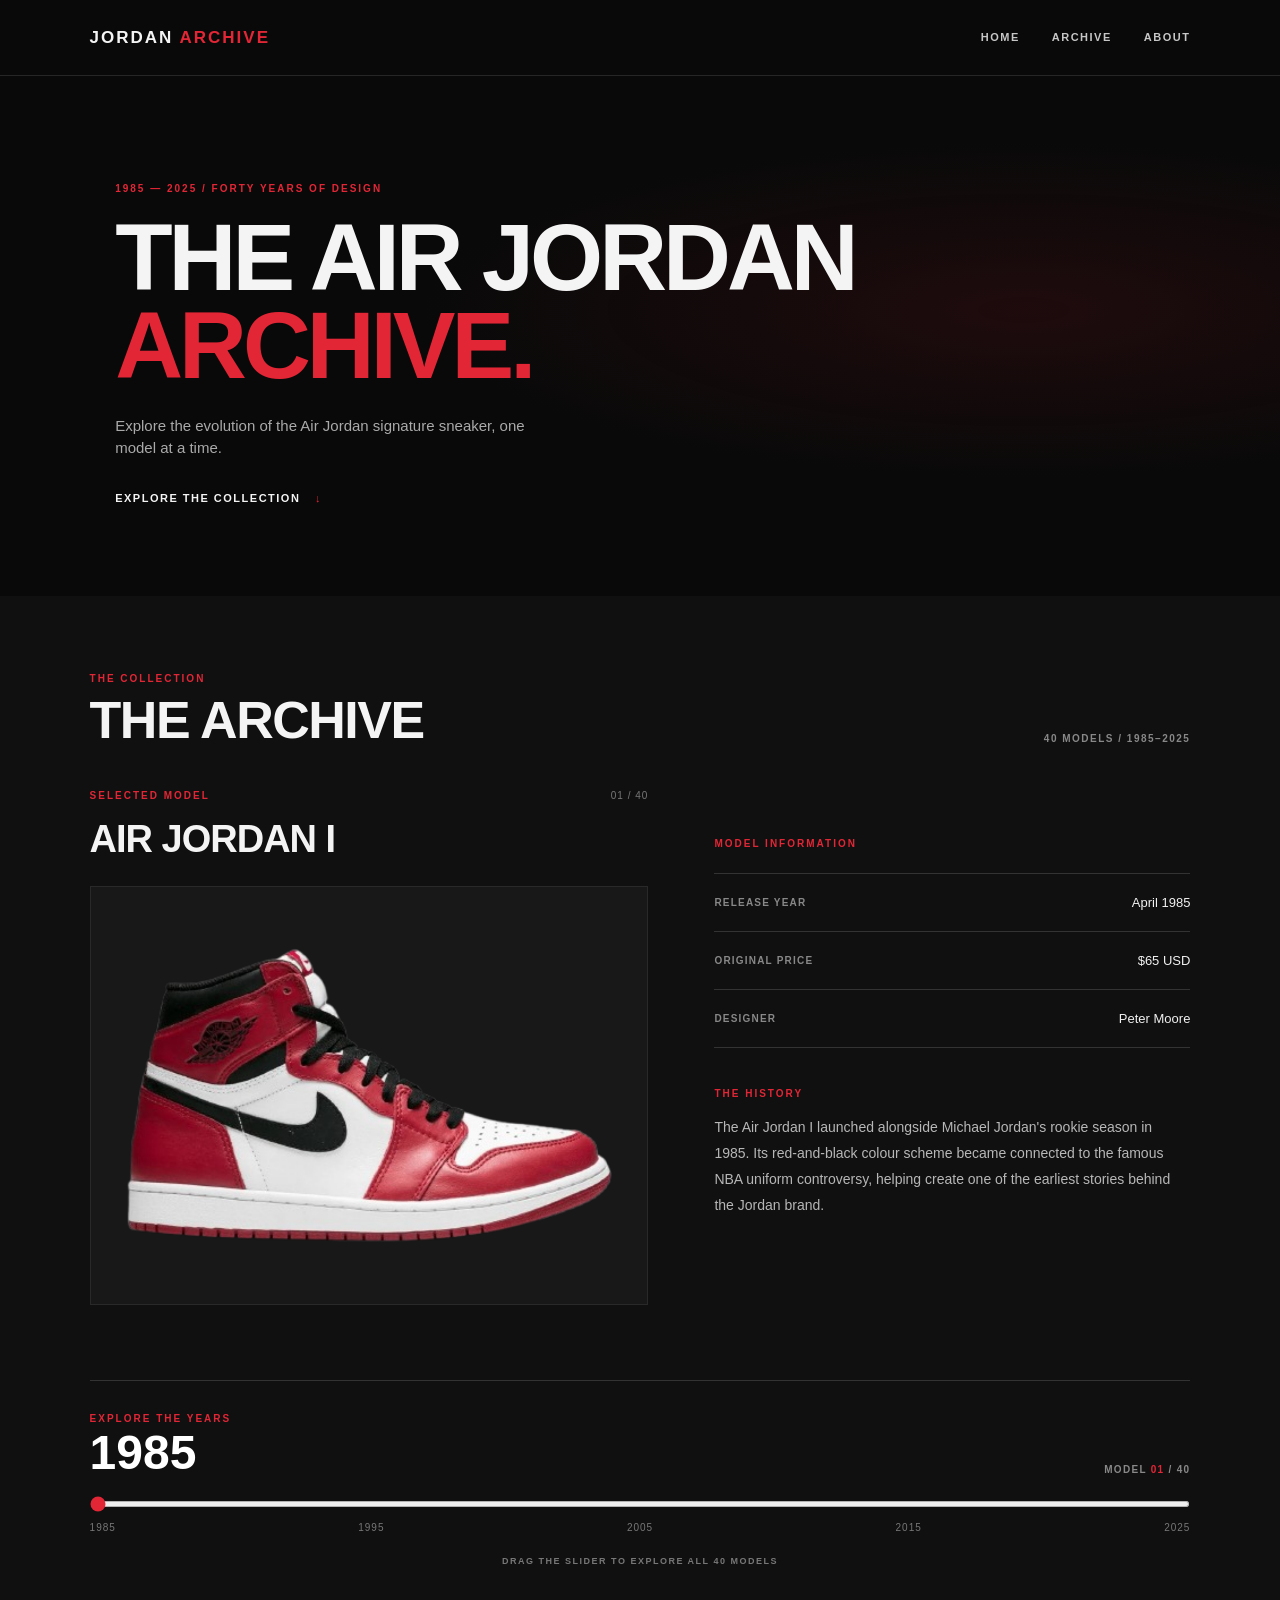
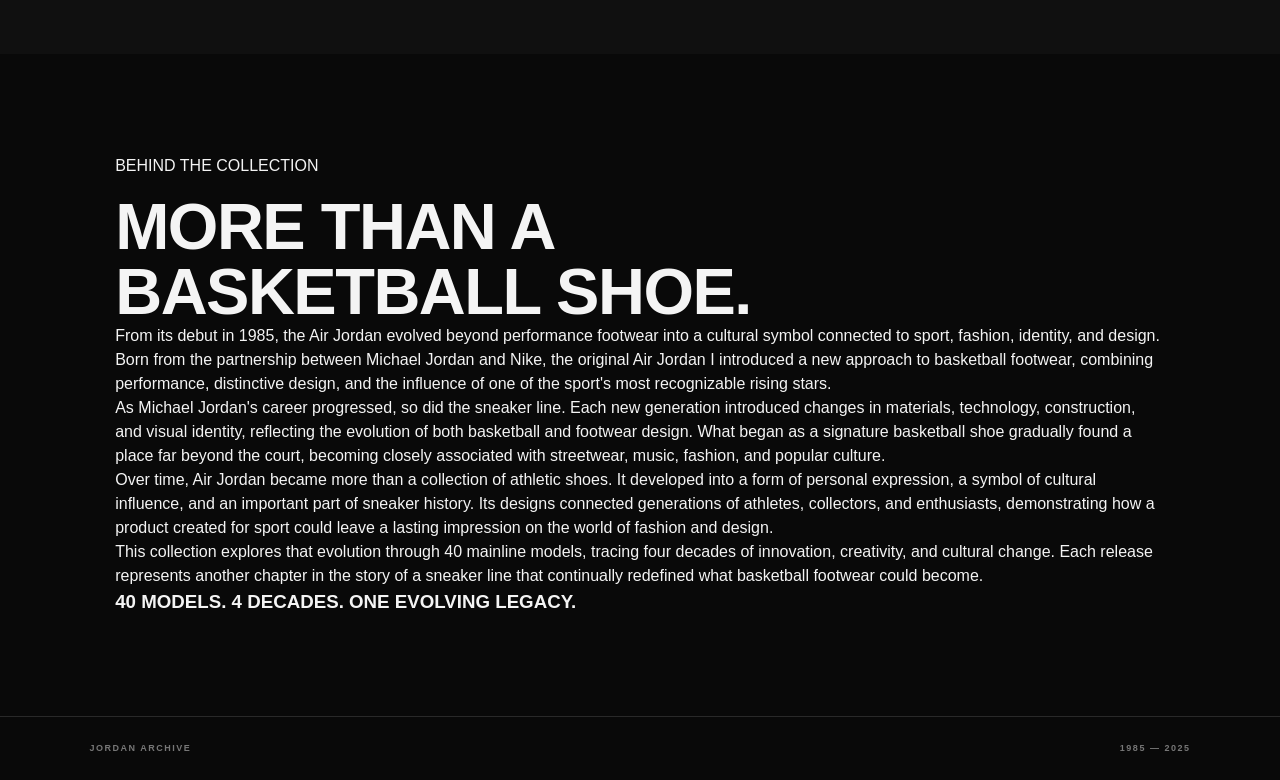
<file: index.html>
<!DOCTYPE html>
<html>
<head>
    <meta charset="UTF-8">
    <meta http-equiv="refresh" content="0; url=Air-Jordan-Website/index.html">
    <title>Air Jordan Archive</title>
</head>
<body>
    <p>Loading Air Jordan Archive...</p>
</body>
</html>
</file>
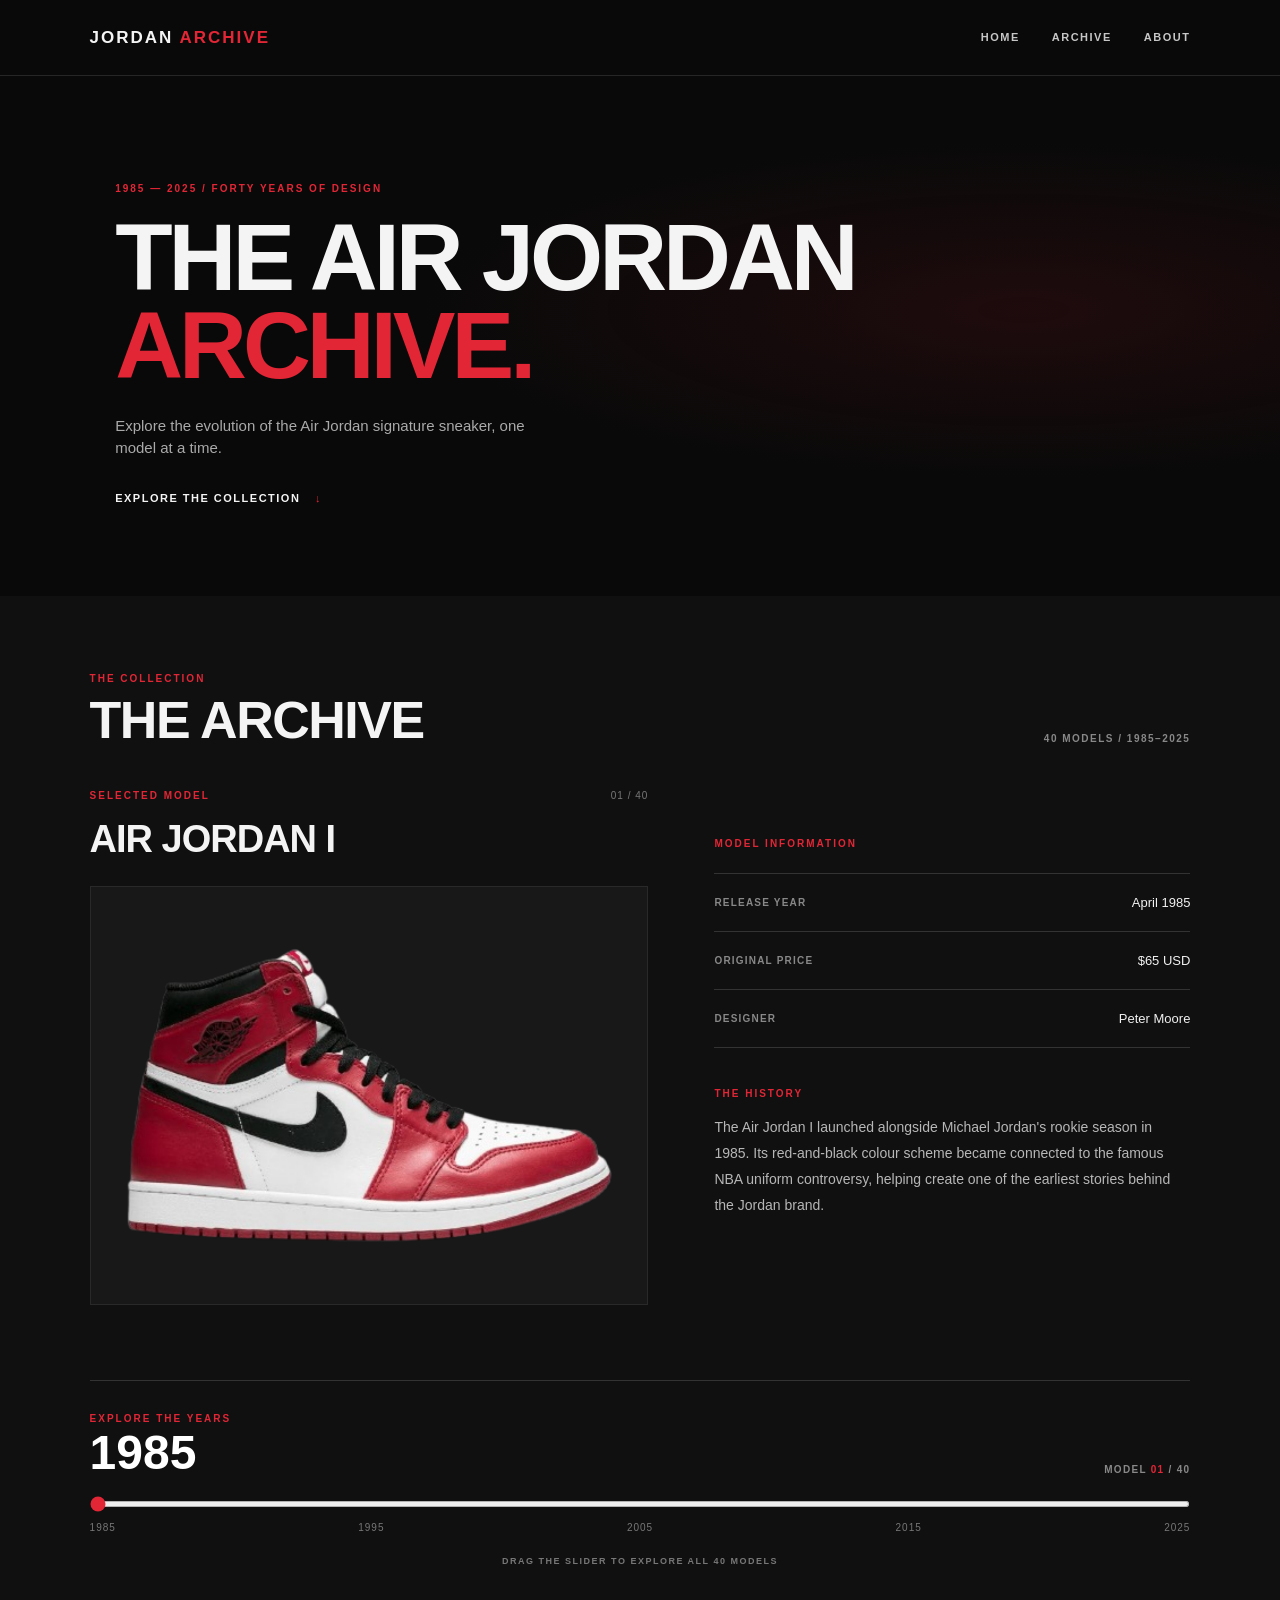
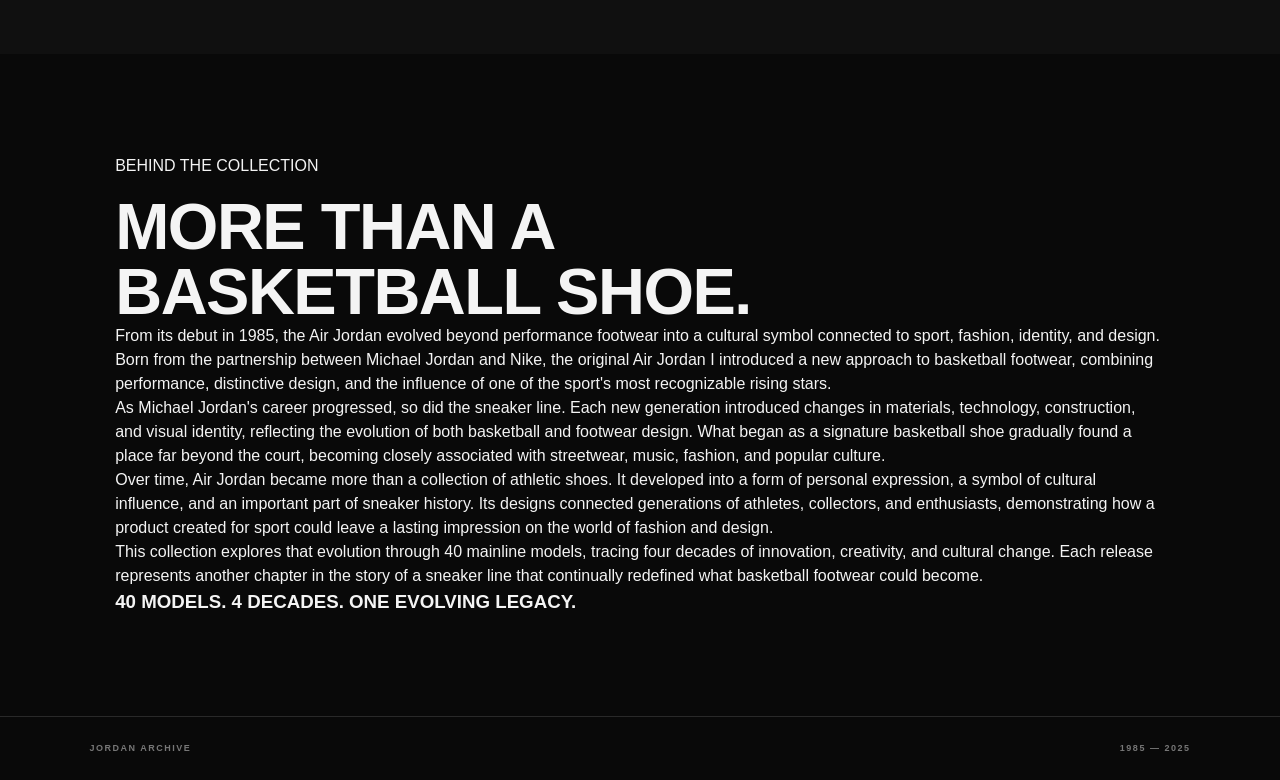
<file: Air-Jordan-Website/index.html>
<!DOCTYPE html>
<html lang="en">
<head>
    <meta charset="UTF-8">
    <meta name="viewport" content="width=device-width, initial-scale=1.0">
    <title>Air Jordan Archive</title>
    <link rel="stylesheet" href="style.css">
</head>
<body>
    <header class="site-header">
        <a class="logo" href="#home">JORDAN <span>ARCHIVE</span></a>
        <nav aria-label="Main navigation">
            <a href="#home">HOME</a>
            <a href="#history">ARCHIVE</a>
            <a href="#about">ABOUT</a>
        </nav>
    </header>

    <main>
        <section class="hero" id="home">
            <p class="eyebrow">1985 — 2025 / FORTY YEARS OF DESIGN</p>
            <h1>THE AIR JORDAN<br><span>ARCHIVE.</span></h1>
            <p class="hero-description">Explore the evolution of the Air Jordan signature sneaker, one model at a time.</p>
            <a class="hero-link" href="#history">EXPLORE THE COLLECTION <span>↓</span></a>
        </section>

        <section class="archive-section" id="history">
            <div class="section-heading">
                <div>
                    <p class="eyebrow">THE COLLECTION</p>
                    <h2>THE ARCHIVE</h2>
                </div>
                <p class="collection-count">40 MODELS / 1985–2025</p>
            </div>

            <div class="archive-layout">
                <div class="shoe-column">
                    <div class="shoe-title-row">
                        <p class="eyebrow">SELECTED MODEL</p>
                        <span class="model-counter"><span id="currentModelNumber">01</span> / 40</span>
                    </div>

                    <h3 id="shoeName">AIR JORDAN I</h3>

                    <div class="shoe-visual">
                        <canvas id="shoeCanvas" role="img" aria-label="Air Jordan sneaker"></canvas>
                        <div id="imagePlaceholder">Loading sneaker...</div>
                    </div>
                </div>

                <div class="shoe-information">
                    <p class="eyebrow">MODEL INFORMATION</p>

                    <div class="detail-list">
                        <div class="detail-row">
                            <span class="detail-label">RELEASE YEAR</span>
                            <span class="detail-value" id="releaseDate">April 1985</span>
                        </div>

                        <div class="detail-row">
                            <span class="detail-label">ORIGINAL PRICE</span>
                            <span class="detail-value" id="shoePrice">$65 USD</span>
                        </div>

                        <div class="detail-row">
                            <span class="detail-label">DESIGNER</span>
                            <span class="detail-value" id="shoeDesigner">Peter Moore</span>
                        </div>
                    </div>

                    <div class="shoe-history">
                        <p class="eyebrow">THE HISTORY</p>
                        <p id="shoeDescription">The Air Jordan I launched alongside Michael Jordan's rookie season in 1985.</p>
                    </div>
                </div>
            </div>

            <div class="timeline-controls">
                <div class="timeline-heading">
                    <div>
                        <p class="eyebrow">EXPLORE THE YEARS</p>
                        <h3 id="selectedYear">1985</h3>
                    </div>

                    <p class="timeline-model-count">
                        MODEL <span id="timelineModelNumber">01</span> / 40
                    </p>
                </div>

                <input
                    type="range"
                    id="modelSlider"
                    min="1"
                    max="40"
                    value="1"
                    step="1"
                    aria-label="Select an Air Jordan model"
                >

                <div class="timeline-labels">
                    <span>1985</span>
                    <span>1995</span>
                    <span>2005</span>
                    <span>2015</span>
                    <span>2025</span>
                </div>

                <p class="timeline-instruction">DRAG THE SLIDER TO EXPLORE ALL 40 MODELS</p>
            </div>
        </section>

        <section id="about" class="about-section">

    <div class="about-content">

        <p class="section-label">BEHIND THE COLLECTION</p>

        <h2>
            MORE THAN A<br>
            BASKETBALL SHOE.
        </h2>

        <div class="about-description">

            <p>
                From its debut in 1985, the Air Jordan evolved beyond
                performance footwear into a cultural symbol connected
                to sport, fashion, identity, and design. Born from the
                partnership between Michael Jordan and Nike, the
                original Air Jordan I introduced a new approach to
                basketball footwear, combining performance, distinctive
                design, and the influence of one of the sport's most
                recognizable rising stars.
            </p>

            <p>
                As Michael Jordan's career progressed, so did the sneaker
                line. Each new generation introduced changes in materials,
                technology, construction, and visual identity, reflecting
                the evolution of both basketball and footwear design.
                What began as a signature basketball shoe gradually found
                a place far beyond the court, becoming closely associated
                with streetwear, music, fashion, and popular culture.
            </p>

            <p>
                Over time, Air Jordan became more than a collection of
                athletic shoes. It developed into a form of personal
                expression, a symbol of cultural influence, and an
                important part of sneaker history. Its designs connected
                generations of athletes, collectors, and enthusiasts,
                demonstrating how a product created for sport could
                leave a lasting impression on the world of fashion
                and design.
            </p>

            <p>
                This collection explores that evolution through
                40 mainline models, tracing four decades of innovation,
                creativity, and cultural change. Each release represents
                another chapter in the story of a sneaker line that
                continually redefined what basketball footwear
                could become.
            </p>

        </div>

        <h3 class="about-ending">
            40 MODELS. 4 DECADES. ONE EVOLVING LEGACY.
        </h3>

    </div>

</section>

    <footer>
        <p>JORDAN ARCHIVE</p>
        <p>1985 — 2025</p>
    </footer>

    <script src="script.js"></script>
</body>
</html>
</file>
<file: Air-Jordan-Website/style.css>
* {
    box-sizing: border-box;
    margin: 0;
    padding: 0;
}

html {
    scroll-behavior: smooth;
}

body {
    background: #090909;
    color: #f4f4f4;
    font-family: Arial, Helvetica, sans-serif;
    line-height: 1.5;
}

a {
    color: inherit;
    text-decoration: none;
}

/* HEADER */

.site-header {
    min-height: 76px;
    padding: 0 7%;
    display: flex;
    align-items: center;
    justify-content: space-between;
    border-bottom: 1px solid #262626;
}

.logo {
    font-size: 17px;
    font-weight: 900;
    letter-spacing: 2px;
}

.logo span,
.hero h1 span,
.about-section h2 span {
    color: #e32636;
}

.site-header nav {
    display: flex;
    gap: 32px;
}

.site-header nav a {
    color: #c7c7c7;
    font-size: 11px;
    font-weight: 700;
    letter-spacing: 1.5px;
    transition: color .2s ease;
}

.site-header nav a:hover,
.hero-link:hover {
    color: #e32636;
}

/* HERO */

.eyebrow {
    color: #e32636;
    font-size: 10px;
    font-weight: 800;
    letter-spacing: 2px;
}

.hero {
    min-height: 470px;
    padding: 105px 9% 90px;
    display: flex;
    flex-direction: column;
    align-items: flex-start;
    justify-content: center;
    background: radial-gradient(
        ellipse at 80% 45%,
        rgba(130,20,30,.18),
        transparent 42%
    ), #090909;
}

.hero h1 {
    margin-top: 18px;
    font-size: clamp(48px, 8vw, 94px);
    line-height: .94;
    letter-spacing: -4px;
    font-weight: 900;
}

.hero-description {
    max-width: 440px;
    margin-top: 24px;
    color: #aaa;
    font-size: 15px;
}

.hero-link {
    margin-top: 30px;
    color: #f4f4f4;
    font-size: 11px;
    font-weight: 800;
    letter-spacing: 1.5px;
}

.hero-link span {
    margin-left: 10px;
    color: #e32636;
}

/* ARCHIVE */

.archive-section {
    padding: 75px 7% 85px;
    background: #101010;
}

.section-heading {
    margin-bottom: 42px;
    display: flex;
    justify-content: space-between;
    align-items: flex-end;
    gap: 20px;
}

.section-heading h2,
.about-section h2 {
    margin-top: 8px;
    font-size: clamp(32px, 5vw, 52px);
    line-height: 1;
    letter-spacing: -1.5px;
}

.collection-count {
    color: #888;
    font-size: 10px;
    letter-spacing: 1.5px;
    font-weight: 700;
}

/* TWO-COLUMN LAYOUT */

.archive-layout {
    display: grid;
    grid-template-columns: minmax(0, 1.08fr) minmax(0, .92fr);
    gap: 6%;
    align-items: start;
}

.shoe-column {
    min-width: 0;
}

.shoe-title-row {
    display: flex;
    align-items: center;
    justify-content: space-between;
}

.model-counter {
    color: #777;
    font-size: 10px;
    letter-spacing: 1px;
}

.shoe-column h3 {
    margin: 8px 0 18px;
    font-size: clamp(25px, 3vw, 38px);
    letter-spacing: -1px;
}

/* AUTOMATIC SHOE SIZING DISPLAY */

.shoe-visual {
    width: 100%;
    aspect-ratio: 4 / 3;
    overflow: hidden;
    display: flex;
    align-items: center;
    justify-content: center;
    background: #181818;
    border: 1px solid #292929;
}

.shoe-visual canvas {
    display: block;
    width: 100%;
    height: 100%;
}

#imagePlaceholder {
    display: none;
    width: 100%;
    height: 100%;
    align-items: center;
    justify-content: center;
    padding: 20px;
    color: #888;
    font-size: 13px;
    text-align: center;
}

/* SHOE DETAILS */

.shoe-information {
    min-width: 0;
    padding-top: 48px;
}

.detail-list {
    margin-top: 22px;
    border-top: 1px solid #333;
}

.detail-row {
    min-height: 58px;
    display: flex;
    align-items: center;
    justify-content: space-between;
    gap: 20px;
    border-bottom: 1px solid #333;
}

.detail-label {
    flex-shrink: 0;
    color: #888;
    font-size: 10px;
    font-weight: 800;
    letter-spacing: 1.2px;
}

.detail-value {
    color: #f1f1f1;
    font-size: 13px;
    text-align: right;
}

/* HISTORY DESCRIPTION */

.shoe-history {
    margin-top: 38px;
}

.shoe-history > p:last-child {
    margin-top: 14px;
    max-width: 590px;
    color: #b7b7b7;
    font-size: 14px;
    line-height: 1.85;
}

/* FULL-WIDTH TIMELINE AT THE BOTTOM */

.timeline-controls {
    width: 100%;
    margin-top: 75px;
    padding-top: 30px;
    border-top: 1px solid #333;
}

.timeline-heading {
    margin-bottom: 24px;
    display: flex;
    align-items: flex-end;
    justify-content: space-between;
}

.timeline-heading h3 {
    margin-top: 3px;
    color: #fff;
    font-size: clamp(34px, 5vw, 48px);
    line-height: 1;
}

.timeline-model-count {
    color: #888;
    font-size: 10px;
    font-weight: 700;
    letter-spacing: 1.3px;
}

.timeline-model-count span {
    color: #e32636;
}

#modelSlider {
    display: block;
    width: 100%;
    height: 6px;
    margin: 0;
    accent-color: #e32636;
    cursor: pointer;
}

.timeline-labels {
    display: flex;
    justify-content: space-between;
    margin-top: 13px;
    color: #777;
    font-size: 10px;
    letter-spacing: 1px;
}

.timeline-instruction {
    margin-top: 20px;
    color: #777;
    font-size: 9px;
    font-weight: 700;
    letter-spacing: 1.5px;
    text-align: center;
}

/* ABOUT */

.about-section {
    padding: 100px 9%;
    background: #090909;
}

.about-section h2 {
    margin-top: 16px;
    font-size: clamp(38px, 6vw, 65px);
}

.about-section > p:last-child {
    max-width: 600px;
    margin-top: 22px;
    color: #aaa;
    font-size: 14px;
    line-height: 1.9;
}

/* FOOTER */

footer {
    padding: 25px 7%;
    display: flex;
    justify-content: space-between;
    border-top: 1px solid #292929;
    color: #777;
    font-size: 9px;
    font-weight: 700;
    letter-spacing: 1.5px;
}

/* MOBILE */

@media (max-width: 760px) {
    .site-header {
        padding: 0 5%;
    }

    .site-header nav {
        gap: 15px;
    }

    .site-header nav a {
        font-size: 9px;
        letter-spacing: 1px;
    }

    .hero {
        min-height: 390px;
        padding: 80px 7%;
    }

    .hero h1 {
        letter-spacing: -2px;
    }

    .archive-section {
        padding: 55px 6% 65px;
    }

    .section-heading {
        align-items: flex-start;
        flex-direction: column;
        margin-bottom: 30px;
    }

    .archive-layout {
        grid-template-columns: 1fr;
        gap: 20px;
    }

    .shoe-information {
        padding-top: 15px;
    }

    .timeline-controls {
        margin-top: 55px;
    }

    .detail-row {
        min-height: 54px;
    }

    .detail-value {
        font-size: 12px;
    }

    .about-section {
        padding: 75px 7%;
    }
}

@media (max-width: 420px) {
    .logo {
        font-size: 14px;
    }

    .site-header nav {
        gap: 10px;
    }

    .site-header nav a {
        font-size: 8px;
    }

    .detail-label {
        font-size: 9px;
    }

    .detail-value {
        font-size: 11px;
    }
}
</file>
